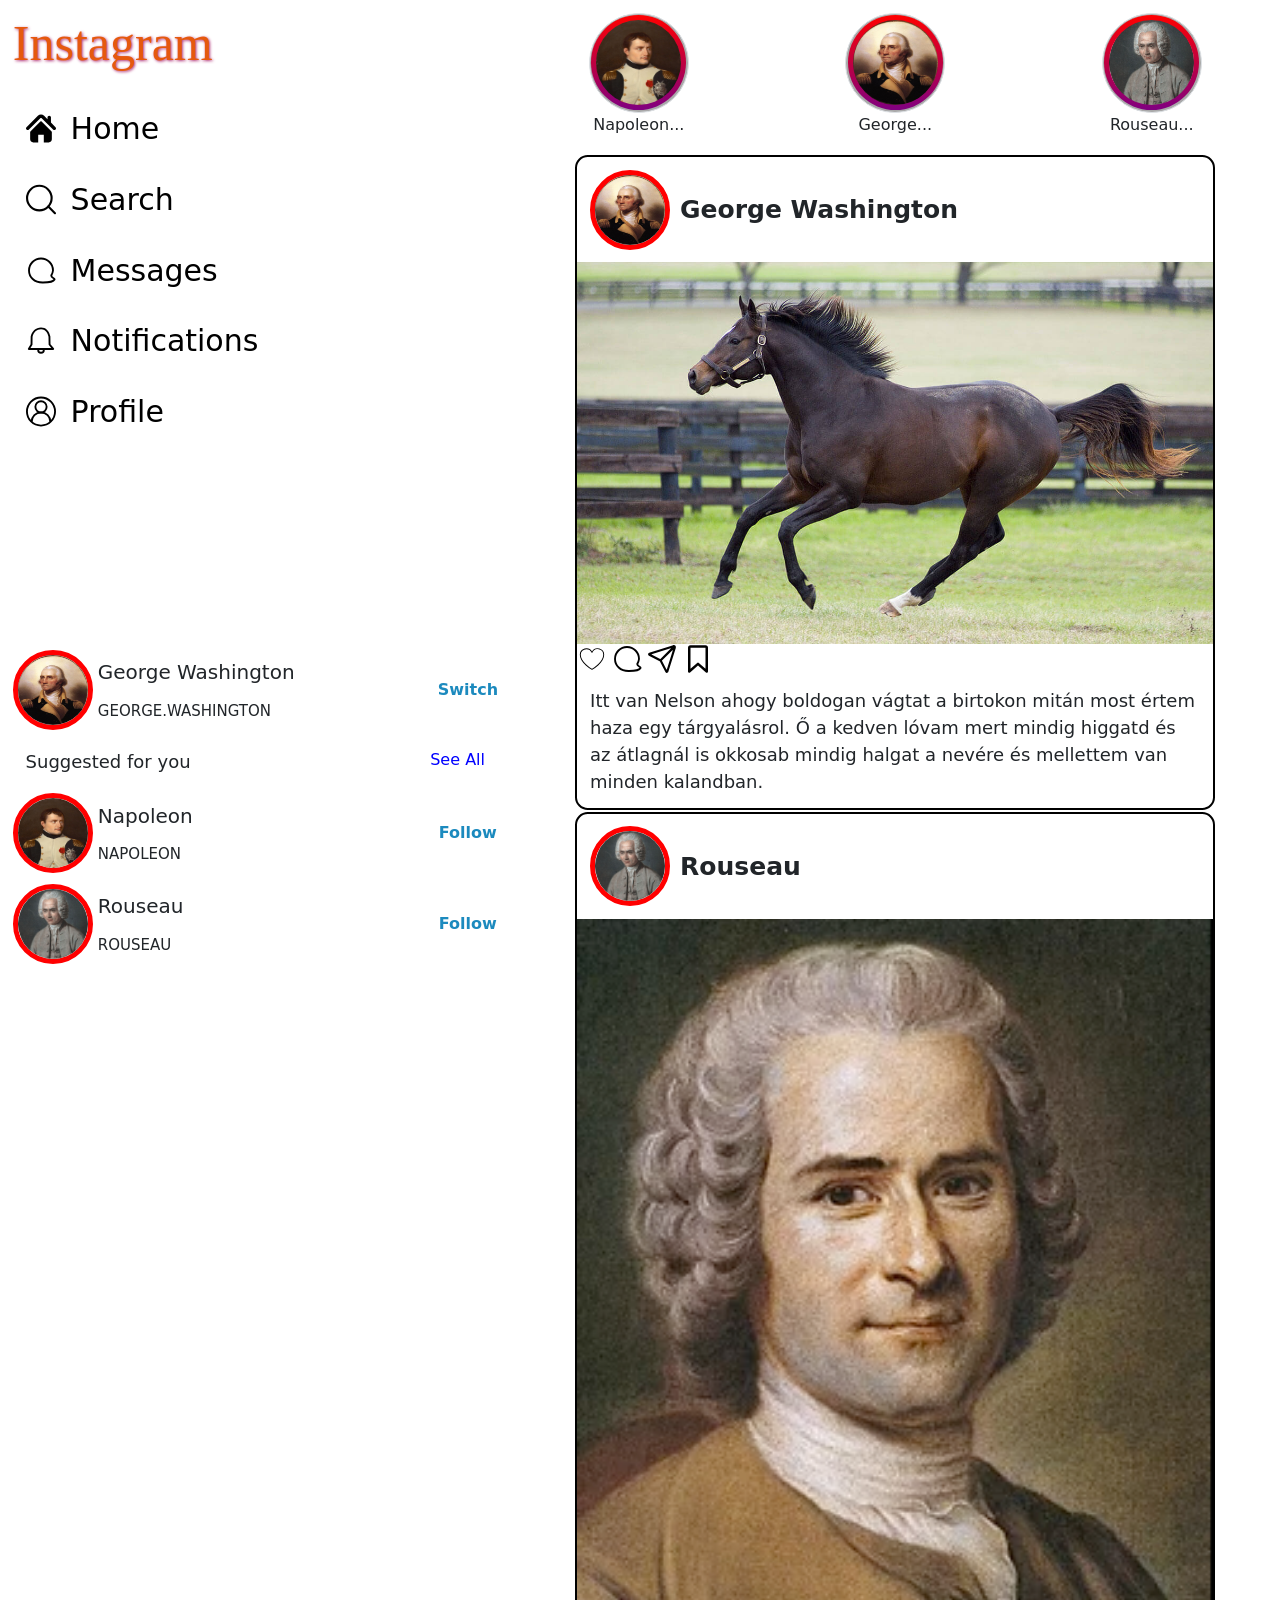
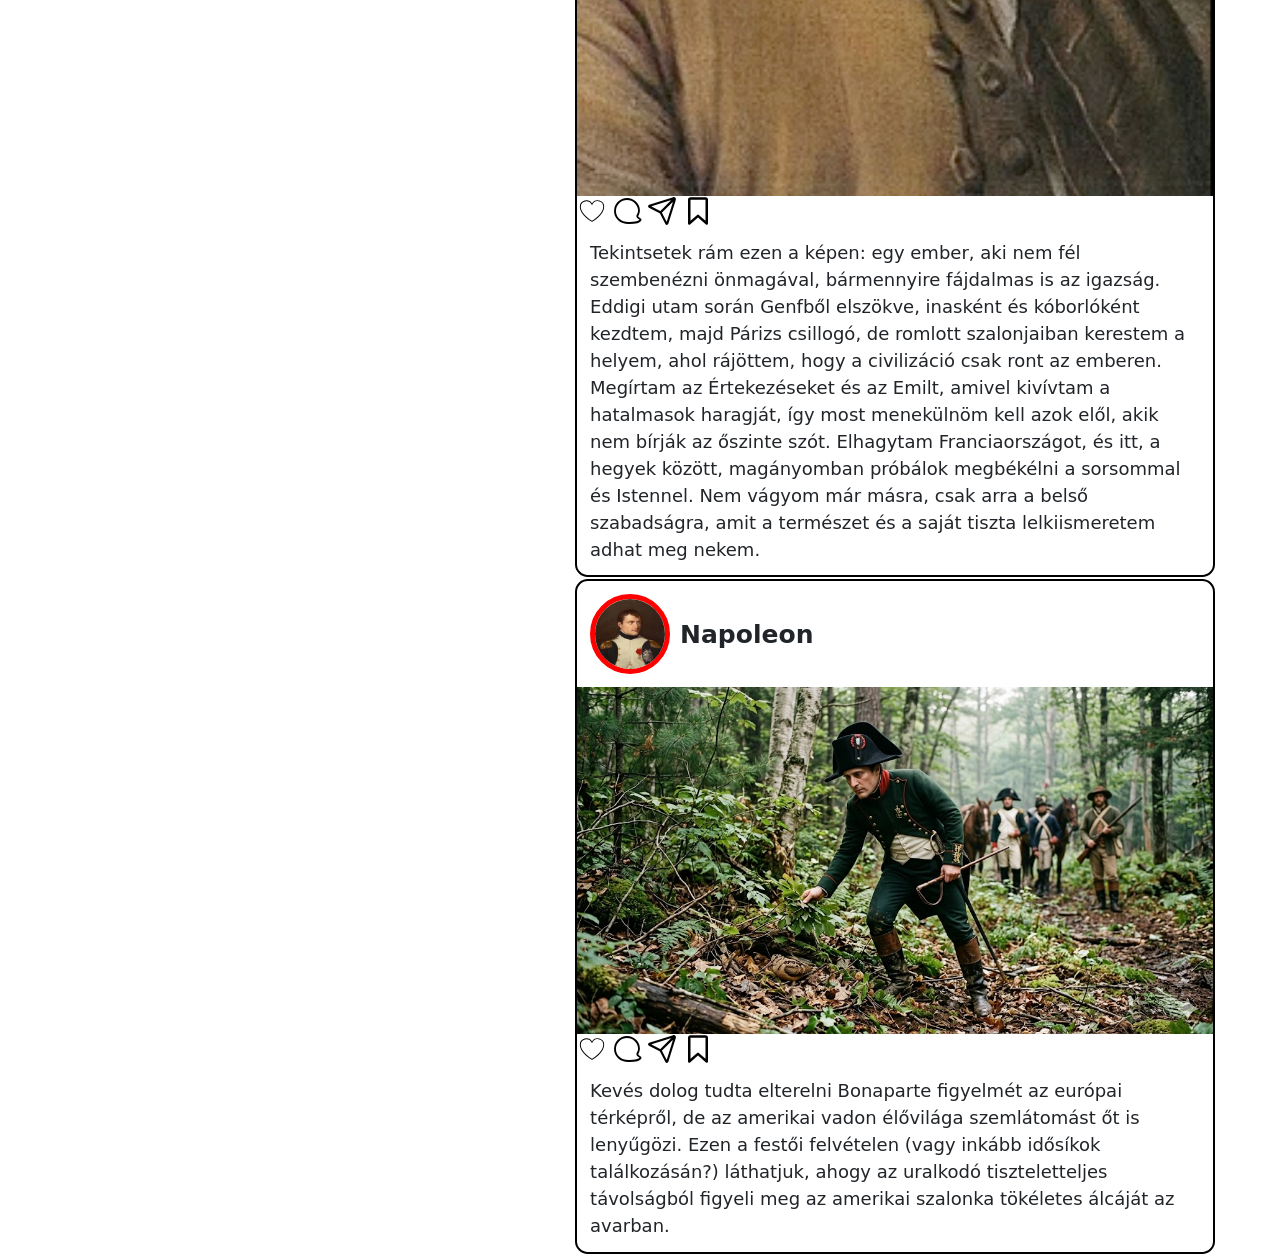
<file: index.html>
<!DOCTYPE html>
<html lang="hu">
<head>
    <meta charset="UTF-8">
    <meta name="viewport" content="width=device-width, initial-scale=1.0">
    <meta name="description" content="instagram">
    <meta name="keywords" content="instagram">
    <title>Munka</title>
    <link rel="stylesheet" href="index.css">
    <link href="https://cdn.jsdelivr.net/npm/bootstrap@5.3.8/dist/css/bootstrap.min.css" rel="stylesheet">
    <script src="https://cdn.jsdelivr.net/npm/bootstrap@5.3.8/dist/js/bootstrap.bundle.min.js"></script>
</head>
<body>
    <main>
        <div class="grid">
            <!-- header start -->
            <div class="header">

                <header>

                    <div>
                        <h1>Instagram</h1>
                    </div>

                </header>

                <nav>
                    <ul>
                        <li><img class="mini_logok" src="index_kepek/home.svg" alt="kep"><a href="index.html">Home</a></li>
                        <li><img class="mini_logok" src="index_kepek/search.svg" alt="kep"><a href="search.html">Search</a></li>
                        <li><img class="mini_logok" src="index_kepek/message.svg" alt="kep"><a href="messages.html">Messages</a></li>
                        <li><img class="mini_logok" src="index_kepek/notify.svg" alt="kep"><a href="notifications.html">Notifications</a></li>
                        <li><img class="mini_logok" src="index_kepek/profile.svg" alt="kep"><a href="profile.html">Profile</a></li>
                    </ul>
                </nav>

            </div>
            <!-- header end -->

            <!-- article start -->
            <article>

                <div class="ismerosgrid">

                    <div class="ism">
                        <div class="border">
                            <img class="" src="napoleon/profilkep.jpg" alt="kep1">
                        </div>
                        <p>Napoleon...</p>
                    </div>
                    <div class="ism">
                        <div class="border">
                            <img class="" src="george/george_profile_pic.jpg" alt="kep1">
                        </div>
                        <p>George...</p>
                    </div>
                    <div class="ism">
                        <div class="border">
                            <img src="Rouseau/Profilkep.png" alt="kep1">
                        </div>
                        <p>Rouseau...</p>
                    </div>

                </div>

                <section class="postok">
                    
                    <div class="postok_alt">
                        <div class="border2">
                            <img src="index_kepek/george_profile_pic.jpg" alt="George Washington">
                        </div>
                        <p>George Washington</p>
                    </div>
                    <img src="index_kepek/nelson_horse.jpg" alt="kep">

                    <div>
                        <img class="mini_logok" src="index_kepek/heart.svg" alt="heart">
                        <img class="mini_logok" src="index_kepek/message.svg" alt="comment">
                        <img class="mini_logok" src="index_kepek/repost.svg" alt="repost">
                        <img class="mini_logok" src="index_kepek/save.svg" alt="save">
                    </div>

                    <p>
                        Itt van Nelson ahogy boldogan vágtat a birtokon mitán most értem haza egy tárgyalásrol.
                        Ő a kedven lóvam mert mindig higgatd és az átlagnál is okkosab mindig halgat a nevére 
                        és mellettem van minden kalandban.
                    </p>

                </section>

                <section class="postok">
                    
                    <div class="postok_alt">
                        <div>
                            <img class="border2" src="Rouseau/Profilkep.png" alt="Rouseau">
                        </div>
                        <p>Rouseau</p>
                    </div>
                    <img src="Rouseau/posztkep.png" alt="kep">

                    <div>
                        <img class="mini_logok" src="index_kepek/heart.svg" alt="heart">
                        <img class="mini_logok" src="index_kepek/message.svg" alt="comment">
                        <img class="mini_logok" src="index_kepek/repost.svg" alt="repost">
                        <img class="mini_logok" src="index_kepek/save.svg" alt="save">
                    </div>

                    <p>
                        Tekintsetek rám ezen a képen: egy ember, aki nem fél szembenézni önmagával, bármennyire fájdalmas 
                        is az igazság. Eddigi utam során Genfből elszökve, inasként és kóborlóként kezdtem, majd Párizs csillogó, 
                        de romlott szalonjaiban kerestem a helyem, ahol rájöttem, hogy a civilizáció csak ront az emberen. Megírtam az 
                         Értekezéseket és az Emilt, amivel kivívtam a hatalmasok haragját, így most menekülnöm kell azok elől, 
                         akik nem bírják az őszinte szót. Elhagytam Franciaországot, és itt, a hegyek között, magányomban próbálok 
                         megbékélni a sorsommal és Istennel. Nem vágyom már másra, csak arra a belső szabadságra, amit a természet és 
                         a saját tiszta lelkiismeretem adhat meg nekem.
                    </p>

                </section>

                <section class="postok">
                    
                    <div class="postok_alt">
                        <div>
                            <img class="border2" src="napoleon/profilkep.jpg" alt="Rouseau">
                        </div>
                        <p>Napoleon</p>
                    </div>
                    <img src="index_kepek/szalonka.jpg" alt="kep">

                    <div>
                        <img class="mini_logok" src="index_kepek/heart.svg" alt="heart">
                        <img class="mini_logok" src="index_kepek/message.svg" alt="comment">
                        <img class="mini_logok" src="index_kepek/repost.svg" alt="repost">
                        <img class="mini_logok" src="index_kepek/save.svg" alt="save">
                    </div>

                    <p>
                        Kevés dolog tudta elterelni Bonaparte figyelmét az európai térképről, de az amerikai
                         vadon élővilága szemlátomást őt is lenyűgözi. Ezen a festői felvételen (vagy inkább
                          idősíkok találkozásán?) láthatjuk, ahogy az uralkodó tiszteletteljes távolságból 
                          figyeli meg az amerikai szalonka tökéletes álcáját az avarban.
                    </p>

                </section>
            </article>
            <!-- article end -->

            <aside>

                <div class="grid2">

                    <img class="border2" src="george/george_profile_pic.jpg" alt="George">
                    <div>
                        <p class="grid_p1">George Washington</p>
                        <p class="grid_p2">GEORGE.WASHINGTON</p>
                    </div>
                    <p class="p3">Switch</p>
                </div>


                <div class="grid3">
                    <p class="p1">Suggested for you</p>
                    <p class="p2">See All</p>
                </div>

                <div class="grid2">

                    <img class="border2" src="napoleon/profilkep.jpg" alt="napoleon">
                    <div>
                        <p class="grid_p1">Napoleon</p>
                        <p class="grid_p2">NAPOLEON</p>
                    </div>
                    <p class="p3">Follow</p>

                </div>


                <div class="grid2">
                    <img class="border2" src="Rouseau/Profilkep.png" alt="Rouseau">
                    <div>
                        <p class="grid_p1">Rouseau</p>
                        <p class="grid_p2">ROUSEAU</p>
                    </div>
                    <p class="p3">Follow</p>
                </div>

            </aside>

        </div>
    </main>
</body> 
</html>
</file>
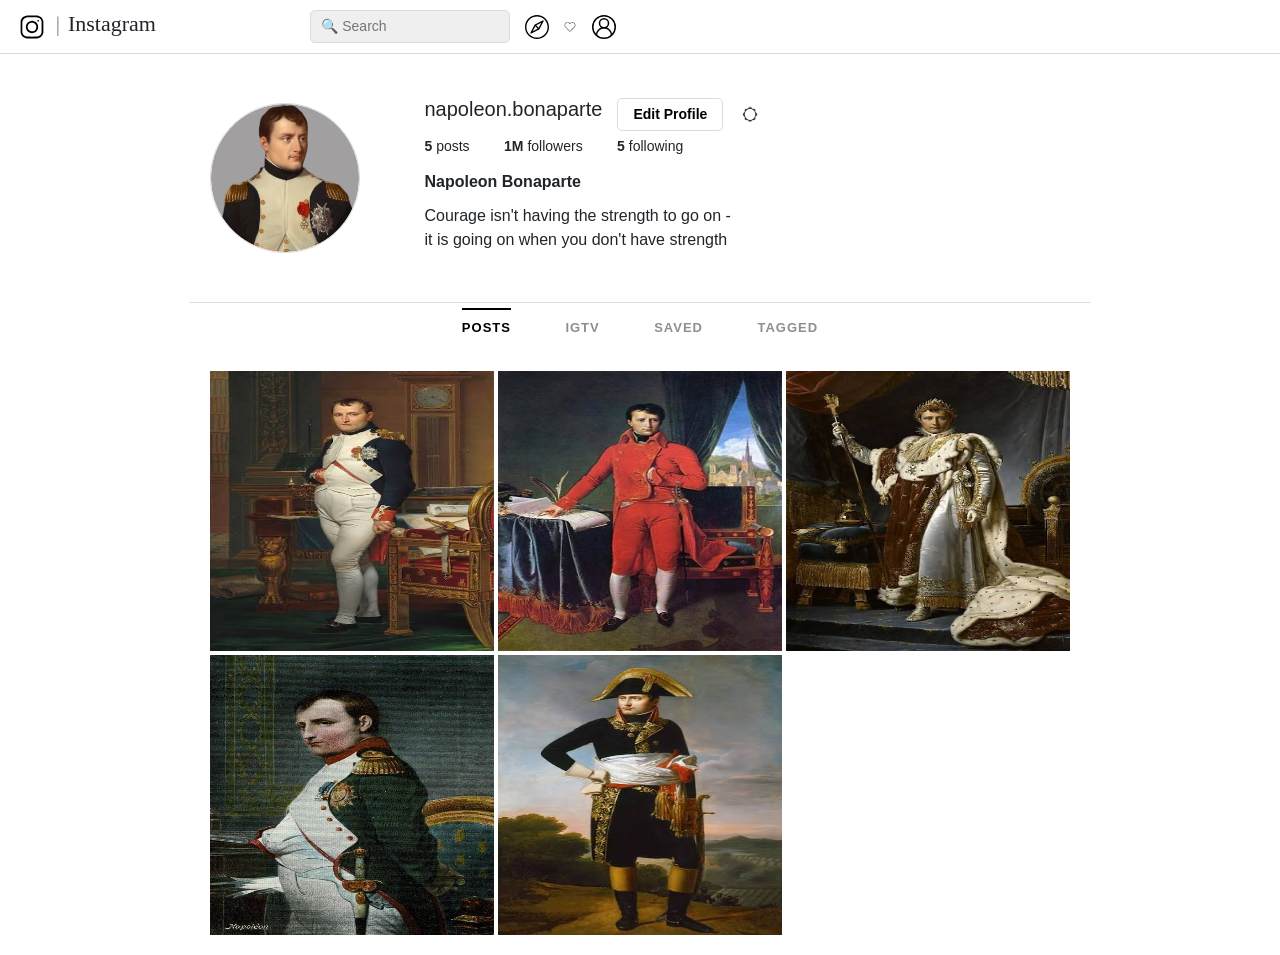
<file: profile.html>
<!doctype html>
<html lang="en">
  <head>
    <meta charset="UTF-8" />
    <meta name="viewport" content="width=device-width, initial-scale=1.0" />
    <title>Profil</title>

    <link href="https://cdn.jsdelivr.net/npm/bootstrap@5.3.8/dist/css/bootstrap.min.css" rel="stylesheet" />
    <script src="https://cdn.jsdelivr.net/npm/bootstrap@5.3.8/dist/js/bootstrap.bundle.min.js"></script>
    <link rel="stylesheet" href="profile.css">
  </head>
  <body>


    <header>
      <span><a href="index.html"><img src="index_kepek/instagram_icon.svg" alt="instagram icon"></a></span>
      <p>│</p>
      <h1 style="font-size: 22px;">Instagram</h1>
      <input type="text" placeholder="🔍 Search" />
      <span><img src="index_kepek/explore_icon.svg" alt="explore_icon"></span>
      <span><img src="index_kepek/heart_icon.svg" alt="heart_icon"></span>
      <span><img src="index_kepek/profile.svg" alt="profile"></span>
    </header>

    <div id="felso">
      <img src="napoleon/profile-picture.png" alt="profile picture" />

      <div class="profile-info">
        <div style="display: flex; align-items: center; gap: 15px;">
          <p style="font-size: 20px;">napoleon.bonaparte</p>
          <button>Edit Profile</button>
          <span id="fogaskerek_icon"><img src="index_kepek/gear_icon.png" alt="fogaskerek"></span>
        </div>

        <div class="statisztika">
          <span><b>5</b> posts</span>
          <span><b>1M</b> followers</span>
          <span><b>5</b> following</span>
        </div>

        <p><b>Napoleon Bonaparte</b></p>
        <p>Courage isn't having the strength to go on - <br>it is going on when you don't have strength</p>
      </div>
    </div>

    <div class="goy">
      <span class="active">Posts</span>
      <span>IGTV</span>
      <span>Saved</span>
      <span>Tagged</span>
    </div>

    <div id="also">
      <div class="row g-1">

        <div class="col-4">
          <img src="napoleon/images (19).jpeg" alt="post 1" class="post-img" />
        </div>

        <div class="col-4">
          <img src="napoleon/images (20).jpeg" alt="post 2" class="post-img" />
        </div>

        <div class="col-4">
          <img src="napoleon/images (21).jpeg" alt="post 3" class="post-img" />
        </div>

        <div class="col-4">
          <img src="napoleon/Napoleon-Bonaparte-antique-postcard.jpg" alt="post 4" class="post-img" />
        </div>

        <div class="col-4">
          <img src="napoleon/images (22).jpeg" alt="post 5" class="post-img" />
        </div>

      </div>
    </div>

  </body>
</html>
</file>
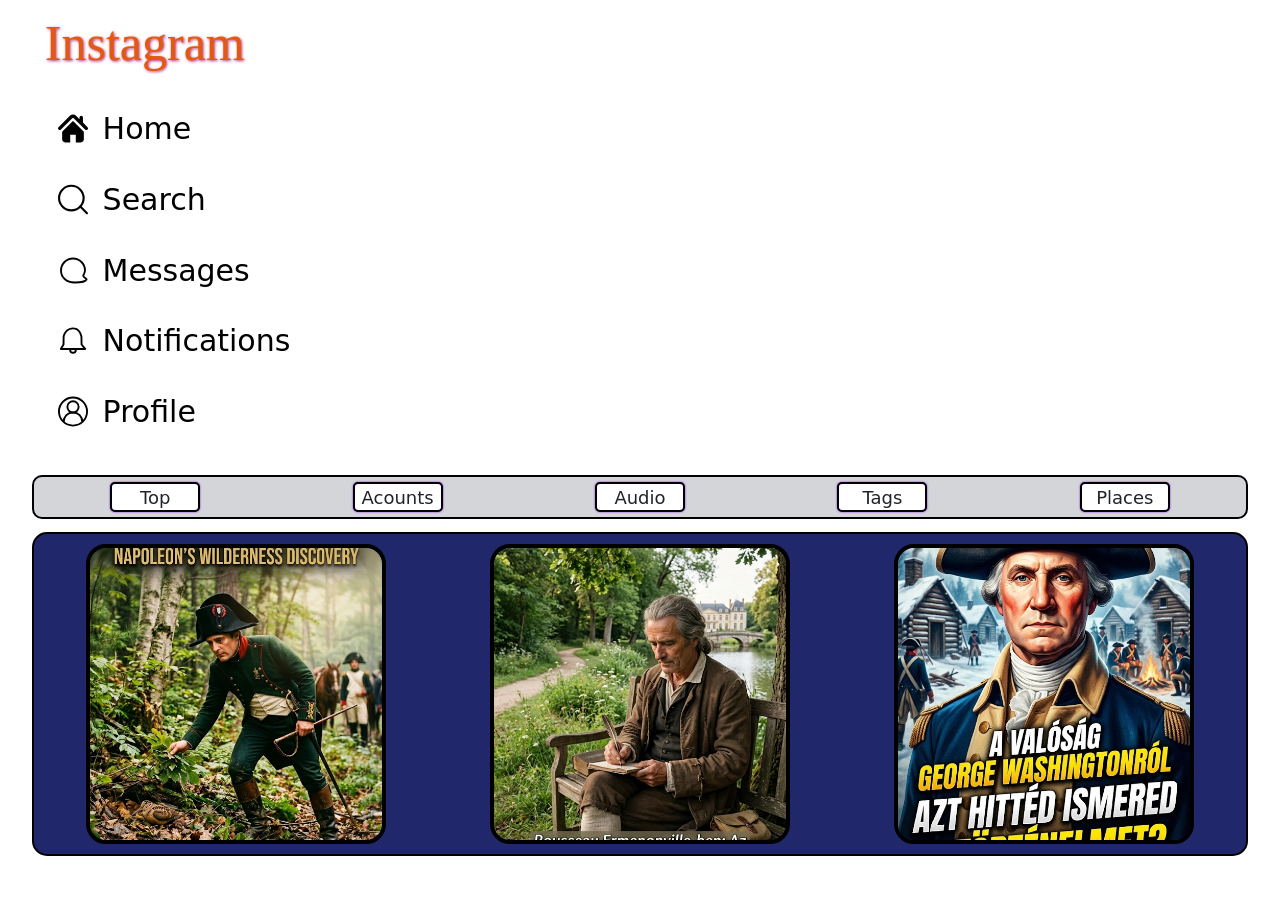
<file: search.html>
<!DOCTYPE html>
<html lang="hu">
<head>
    <meta charset="UTF-8">
    <meta name="viewport" content="width=device-width, initial-scale=1.0">
    <meta name="description" content="instagram">
    <meta name="keywords" content="instagram">
    <title>Munka</title>
    <link rel="stylesheet" href="search.css">
    <link href="https://cdn.jsdelivr.net/npm/bootstrap@5.3.8/dist/css/bootstrap.min.css" rel="stylesheet">
    <script src="https://cdn.jsdelivr.net/npm/bootstrap@5.3.8/dist/js/bootstrap.bundle.min.js"></script>
</head>
<body>
    <main>
        <div class="grid">
            <!-- header start -->
            <div class="header">

                <header>

                    <div>
                        <h1>Instagram</h1>
                    </div>

                </header>

                <nav>
                    <ul>
                        <li><img class="mini_logok" src="index_kepek/home.svg" alt="kep"><a href="index.html">Home</a></li>
                        <li><img class="mini_logok" src="index_kepek/search.svg" alt="kep"><a href="search.html">Search</a></li>
                        <li><img class="mini_logok" src="index_kepek/message.svg" alt="kep"><a href="messages.html">Messages</a></li>
                        <li><img class="mini_logok" src="index_kepek/notify.svg" alt="kep"><a href="notifications.html">Notifications</a></li>
                        <li><img class="mini_logok" src="index_kepek/profile.svg" alt="kep"><a href="profile.html">Profile</a></li>
                    </ul>
                </nav>

            </div>
            <!-- header end -->

            <!-- article start -->
            <article>

                <div class="tagek">
                    <div>
                        <p>Top</p>
                    </div>
                    <div>
                        <p>Acounts</p>
                    </div>
                    <div>
                        <p>Audio</p>
                    </div>
                    <div>
                        <p>Tags</p>
                    </div>
                    <div>
                        <p>Places</p>
                    </div>
                </div>
                <div class="reelsgrid">

                    <section>
                        <div class="reels">
                            <img src="search_kepek/vidoe1.jpg" alt="reels_1">
                        </div>
                    </section>

                    <section>
                        <div class="reels">
                            <img src="search_kepek/rouseau.jpg" alt="reels_1">
                        </div>
                    </section>

                    <section>
                        <div class="reels">
                            <img src="search_kepek/george_reel.jpg" alt="reels_1">
                        </div>
                    </section>

                </div>

            </article>
        </div>
    </main>
</body>
</html>
</file>
<file: index.css>
*{
    margin: 0;
    box-sizing: border-box;
}

img{
    height: 100%;
    width: 100%;
}

.mini_logok{
    width: 30px;
}

header{
    grid-area: header;
}
header div{
    padding: 1vw;
}
header div h1{
    font-size: 50px;
    font-family:Cambria, Cochin, Georgia, Times, 'Times New Roman', serif;
    color: rgb(229, 89, 14);
    text-shadow: 1px 1px 3px rgb(175, 48, 118);
}

nav{
    grid-area: nav;
}

nav ul{
    padding: 0px;
}
nav ul li{
    display: grid;
    grid-template-columns: 40px 1fr;
    padding: 1vw 2vw;
    align-items: center;
}
nav ul li a{
    padding-left: 5px;
    font-size: 30px;
    text-decoration: none;
    color: black
}
nav ul li a:hover{
    color:blue;
    text-shadow: 1px 1px 2px blue;
}

article{
    grid-area: article;
    padding-top: 1vw;
}
aside{
    grid-area: aside;
}
.border{
    width: 100px;
    height: 100px;
    padding: 5px;
    background-color: darkgray;
    position: relative;
    place-items: center;
    place-content: center;
    border-radius: 50%;
    display: grid;
    margin: 0px auto;
}
.border img{
    z-index: 1;
    height: 85px;
    width: 85px;
    border-radius: 50%;
}
.border::before{
    content: '';
    position: absolute;
    width: 95px;
    background-image: linear-gradient(180deg, red, purple);
    height: 95px;
    border-radius: 50%;
    animation: rotBGimg 4s linear infinite;
}
@keyframes rotBGimg {
    from {
        transform: rotate(0deg);
    }
    to {
        transform: rotate(360deg);
    }
}
.border2{
    width: 80px;
    height: 80px;
    border: 5px solid red;
    border-radius: 50%;
}
.border2 img{
    border-radius: 50%;
}


.ism{
    text-align: center;
}

.ismerosgrid{
    display: grid;
    grid-template-columns: 1fr 1fr 1fr;
}

.postok{
    width: 50vw;
    margin: 30px;
    border: solid 2px black;
    border-radius: 1vw;
    margin: 2px auto;
    
}
.postok p{
    margin: 1vw;
    font-size: 18px;
}

.postok_alt{
    margin: 1vw;
    display: grid;
    grid-template-columns: 90px 1fr;
    font-size: 30px;
    align-items: center;
}
.postok_alt p{
    margin: 0px;
    font-size: 25px;
    font-weight: bold;
}

aside{
    padding-top: 1vw;
}

.grid_p1{
    font-size: 20px;
}

.grid_p2{
    font-size: 15px;
}
.p3{
    color: rgba(27, 138, 190, 0.997);
    font-weight: bold;
    text-align: center;
}


.grid2{
    display: grid;
    grid-template-columns: 85px 1fr 60px;
    align-items: center;
}

.grid2 p{
    margin: 1vw 0px;
}

.grid3{
    display: grid;
    grid-template-columns: 1fr 1fr;
    padding: 1vw;
}

.p1{
    font-size: 18px;
    margin: 0px;
}

.p2{
    margin: 0px;
    text-align: right;
    color: blue;
}

.grid{
    display: grid;
    grid-template-areas: 
        "header article aside"
        "nav article aside"
    ;
}

@media screen and (max-width:1300px) {
    .grid{
        grid-template-areas: 
            "head article"
            "aside article"
            "aside article"
            "aside article"
            "aside article"
            "aside article"
            "aside article"
            "aside article"
            "aside article"
            "aside article"
            "aside article"
            "aside article"
            "aside article"
        ;
    }
    aside{
        margin: 1vw;
    }
}

@media screen and (max-width:800px) {
    .postok{
        width: 90vw;
    }
    .grid{
        grid-template-areas: 
            "head"
            "nav"
            "article"
            "aside"
        ;
    }
}
</file>
<file: profile.css>
body {
  font-family: Arial, sans-serif;
  background-color: white;
  margin: 0;
  padding: 0;
}


header {
  border-bottom: 1px solid #dbdbdb;
  padding: 10px 20px;
}

header h1 {
  margin: 0;
  font-family: Georgia, serif;
  font-weight: normal;
  display: inline;
  font-size: 22px;
}

header p {
  margin: 0;
  display: inline;
  color: #8e8e8e;
}

header input {
  border: 1px solid #dbdbdb;
  border-radius: 5px;
  padding: 5px 10px;
  background-color: #efefef;
  font-size: 14px;
  width: 200px;
  margin-left: 150px;
  margin-right: 10px;
}

header span img {
  width: 24px;
  height: 24px;
  vertical-align: middle;
}

header span {
  margin-right: 5px;
}


#felso {
  max-width: 900px;
  margin: 40px auto;
  padding: 0 20px;
}

#felso > img {
  width: 150px;
  height: 150px;
  border-radius: 50%;
  border: 1px solid #dbdbdb;
  display: inline-block;
  vertical-align: middle;
  margin-right: 60px;
}

.profile-info {
  display: inline-block;
  vertical-align: middle;
  width: calc(100% - 230px);
}

.profile-info p {
  margin: 0 0 10px 0;
}

.profile-info button {
  border: 1px solid #dbdbdb;
  background: white;
  border-radius: 5px;
  padding: 5px 15px;
  font-weight: bold;
  font-size: 14px;
}

#fogaskerek_icon img {
  width: 24px;
  height: 24px;
  vertical-align: middle;
}

.statisztika {
  margin-bottom: 12px;
}

.statisztika span {
  font-size: 14px;
  margin-right: 30px;
}


.goy {
  max-width: 900px;
  margin: 20px auto 0 auto;
  border-top: 1px solid #dbdbdb;
  padding: 12px 0;
  text-align: center;
}

.goy span {
  font-size: 13px;
  font-weight: bold;
  letter-spacing: 1px;
  text-transform: uppercase;
  color: #8e8e8e;
  margin: 0 25px;
}

.goy span.active {
  color: black;
  border-top: 2px solid black;
  padding-top: 10px;
  margin-top: -13px;
}


#also {
  max-width: 900px;
  margin: 20px auto;
  padding: 0 20px;
}

.post-img {
  width: 100%;
  height: 280px;
  display: block;
}



@media (max-width: 768px) {

  header input {
    margin-left: 30px;
    width: 130px;
  }

  #felso {
    margin: 24px 16px;
    padding: 0;
  }

  #felso > img {
    width: 100px;
    height: 100px;
    margin-right: 30px;
  }

  .profile-info {
    width: calc(100% - 150px);
  }

  .profile-info button {
    font-size: 13px;
    padding: 4px 12px;
  }

  .statisztika span {
    margin-right: 20px;
  }

  .goy span {
    margin: 0 14px;
    font-size: 12px;
  }

  #also {
    padding: 0 10px;
  }

  .post-img {
    height: 200px;
  }
}


@media (max-width: 480px) {

  header input {
    display: none;
  }

  header span img {
    width: 20px;
    height: 20px;
  }

  #felso {
    margin: 20px 10px;
    padding: 0;
    text-align: center;
  }

  #felso > img {
    display: block;
    margin: 0 auto 16px auto;
    width: 80px;
    height: 80px;
  }

  .profile-info {
    display: block;
    width: 100%;
    text-align: center;
  }

  .profile-info p {
    margin: 0 0 8px 0;
  }

  .profile-info button {
    font-size: 12px;
    padding: 4px 10px;
  }

  .statisztika span {
    font-size: 13px;
    margin-right: 10px;
  }

  .goy {
    padding: 10px 0;
  }

  .goy span {
    font-size: 11px;
    letter-spacing: 0.5px;
    margin: 0 8px;
  }

  .goy span.active {
    padding-top: 8px;
    margin-top: -11px;
  }

  #also .col-4 {
    width: 50%;
  }

  #also {
    padding: 0 6px;
  }

  .post-img {
    height: 150px;
  }
}
</file>
<file: search.css>
*{
    margin: 0;
    box-sizing: border-box;
}

img{
    height: 100%;
    width: 100%;
}

.mini_logok{
    width: 30px;
}

header{
    grid-area: header;
}
header div{
    padding: 1vw;
}
header div h1{
    font-size: 50px;
    font-family:Cambria, Cochin, Georgia, Times, 'Times New Roman', serif;
    color: rgb(229, 89, 14);
    text-shadow: 1px 1px 3px rgb(175, 48, 118);
}

nav{
    grid-area: nav;
}

nav ul{
    padding: 0px;
}
nav ul li{
    display: grid;
    grid-template-columns: 40px 1fr;
    padding: 1vw 2vw;
    align-items: center;
}
nav ul li a{
    padding-left: 5px;
    font-size: 30px;
    text-decoration: none;
    color: black
}
nav ul li a:hover{
    color:blue;
    text-shadow: 1px 1px 2px blue;
}

article{
    grid-area: article;
}
.reels{
    height: 300px;
    width: 300px;
    border: 4px solid rgb(0, 0, 0);
    overflow: hidden;
    border-radius: 20px;
}
.reels img{
    width: 100%;
    height: 100%;
    object-fit: cover;
}

.tagek{
    display: grid;
    grid-template-columns: 1fr 1fr 1fr 1fr 1fr;
    border: 2px solid black;
    border-radius: 10px;
    width: 100%;
    background-color: rgb(211, 213, 216);
    margin: 1vw 0px;
}
.tagek div{
    width: 90px;
    height: 30px;
    border: 2px solid black;
    align-content: center;
    border-radius: 5px;
    box-shadow: 0px 0px 2px rgb(144, 0, 255);
    margin: 5px auto;
    background-color: rgb(255, 255, 255);
}

.tagek div:hover{
    background-color: rgb(150, 83, 237);
}

.tagek div p{
    margin: 0px;
    font-size: 18px;
    text-align: center;
}
.grid{
    display: grid;
    grid-template-areas: 
        "header article"
        "nav article"
    ;
    grid-template-columns: 20% 1fr 20%;
}
.reelsgrid{
    display: grid;
    grid-template-columns: 1fr 1fr 1fr;
    border: 2px solid black;
    padding: 10px 0px;
    border-radius: 15px;
    background-color: rgb(32, 39, 106);
    row-gap: 10px;
}
section{
    margin: 0px auto;
}

@media screen and (max-width:1300px) {
    .grid{
        grid-template-areas: 
            "header"
            "nav"
            "article"
        ;
        grid-template-columns: 1fr;
        margin: 0px auto;
        width: 95vw;
    }
    .tagek{
        margin: 1vw auto;
        width: 95vw;
    }
}

@media screen and (max-width:1000px) {
    .reelsgrid{
        grid-template-columns: 1fr 1fr;
    }
}

@media screen and (max-width:650px) {
    .reelsgrid{
        grid-template-columns: 1fr;
    }
}
@media screen and (max-width:500px) {
    .tagek{
        grid-template-columns: 1fr;
    }
}
</file>
